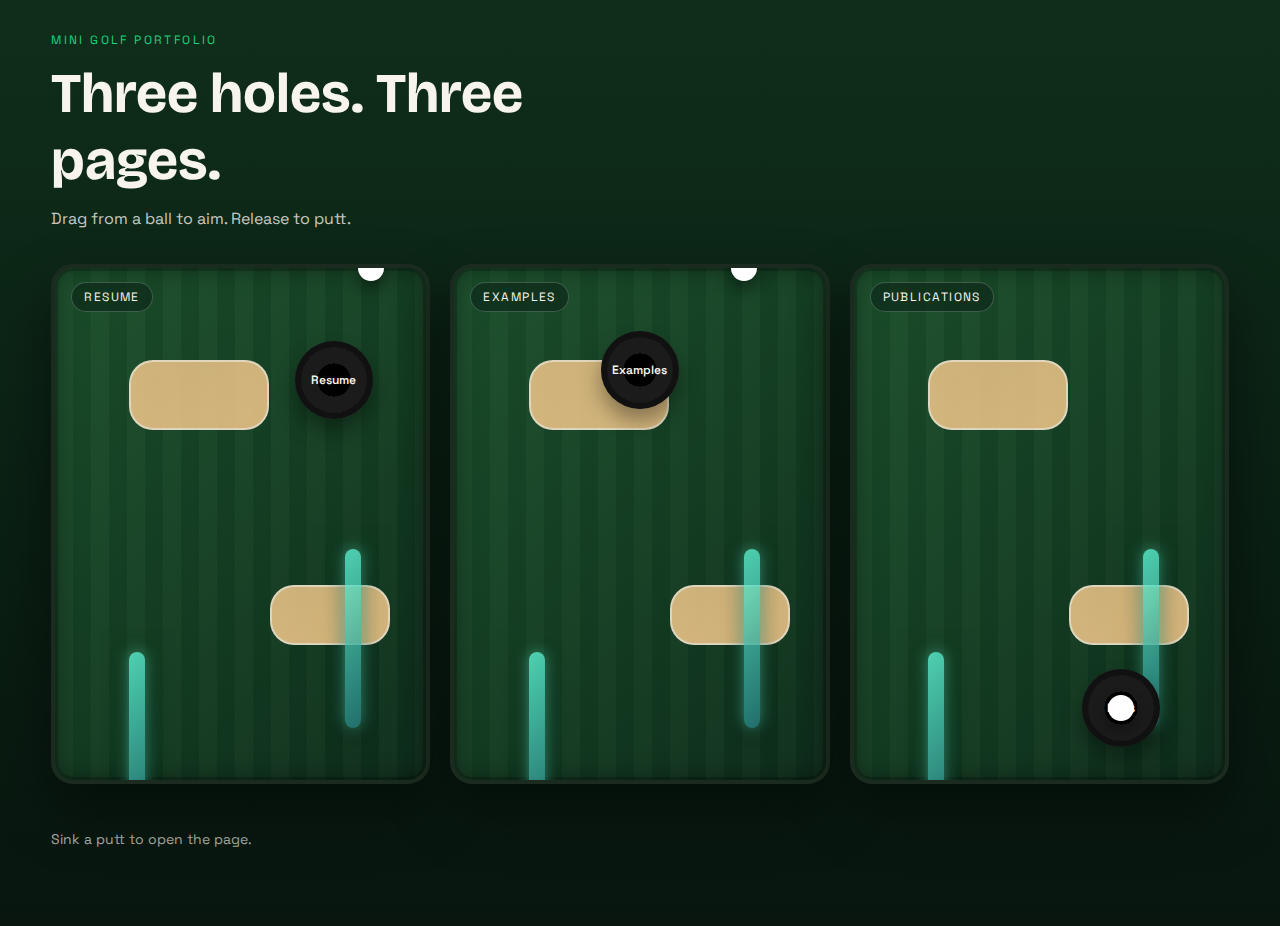
<file: index.html>
<!DOCTYPE html>
<html lang="en">
  <head>
    <meta charset="UTF-8" />
    <meta name="viewport" content="width=device-width, initial-scale=1.0" />
    <title>Mini Golf Portfolio</title>
    <link rel="preconnect" href="https://fonts.googleapis.com" />
    <link rel="preconnect" href="https://fonts.gstatic.com" crossorigin />
    <link
      href="https://fonts.googleapis.com/css2?family=Bricolage+Grotesque:wght@400;600;700&family=Space+Grotesk:wght@400;600;700&display=swap"
      rel="stylesheet"
    />
    <link rel="stylesheet" href="style.css" />
  </head>
  <body>
    <div class="page">
      <header class="hero">
        <div class="hero-text">
          <p class="eyebrow">Mini Golf Portfolio</p>
          <h1>Three holes. Three pages.</h1>
          <p class="subhead">Drag from a ball to aim. Release to putt.</p>
        </div>
      </header>

      <section class="holes-row">
        <div class="course" data-target="resume.html" aria-label="Resume hole" role="application">
          <div class="course-title">Resume</div>
          <div class="hole" data-hole style="left: 75%; top: 22%;">Resume</div>
          <div class="ball" data-ball style="left: 85%; top: 0%;"></div>
          <div class="sand sand-1" data-type="sand"></div>
          <div class="sand sand-2" data-type="sand"></div>
          <div class="wall wall-1" data-type="rect"></div>
          <div class="wall wall-2" data-type="rect"></div>
          <div class="wall wall-3" data-type="rect"></div>
          <div class="wall wall-4" data-type="rect"></div>
          <div class="wall wall-5" data-type="rect"></div>
          <svg class="aim" aria-hidden="true">
            <line class="aim-line" x1="0" y1="0" x2="0" y2="0" />
            <polygon class="aim-head" points="0,0 0,0 0,0" />
          </svg>
        </div>

        <div class="course" data-target="examples.html" aria-label="Examples hole" role="application">
          <div class="course-title">Examples</div>
          <div class="hole" data-hole style="left: 50%; top: 20%;">Examples</div>
          <div class="ball" data-ball style="right: 15%; top: 0%;"></div>
          <div class="sand sand-1" data-type="sand"></div>
          <div class="sand sand-2" data-type="sand"></div>
          <div class="wall wall-1" data-type="rect"></div>
          <div class="wall wall-2" data-type="rect"></div>
          <div class="wall wall-3" data-type="rect"></div>
          <div class="wall wall-4" data-type="rect"></div>
          <div class="wall wall-5" data-type="rect"></div>
          <svg class="aim" aria-hidden="true">
            <line class="aim-line" x1="0" y1="0" x2="0" y2="0" />
            <polygon class="aim-head" points="0,0 0,0 0,0" />
          </svg>
        </div>

        <div class="course" data-target="publications.html" aria-label="Publications hole" role="application">
          <div class="course-title">Publications</div>
          <div class="hole" data-hole style="left: 72%; top: 86%;">Pubs</div>
          <div class="ball" data-ball style="left: 72%; top: 86%;"></div>
          <div class="sand sand-1" data-type="sand"></div>
          <div class="sand sand-2" data-type="sand"></div>
          <div class="wall wall-1" data-type="rect"></div>
          <div class="wall wall-2" data-type="rect"></div>
          <div class="wall wall-3" data-type="rect"></div>
          <div class="wall wall-4" data-type="rect"></div>
          <div class="wall wall-5" data-type="rect"></div>
          <svg class="aim" aria-hidden="true">
            <line class="aim-line" x1="0" y1="0" x2="0" y2="0" />
            <polygon class="aim-head" points="0,0 0,0 0,0" />
          </svg>
        </div>
      </section>

      <footer class="footer">
        <p>Sink a putt to open the page.</p>
      </footer>
    </div>

    <script src="script.js"></script>
  </body>
</html>
</file>
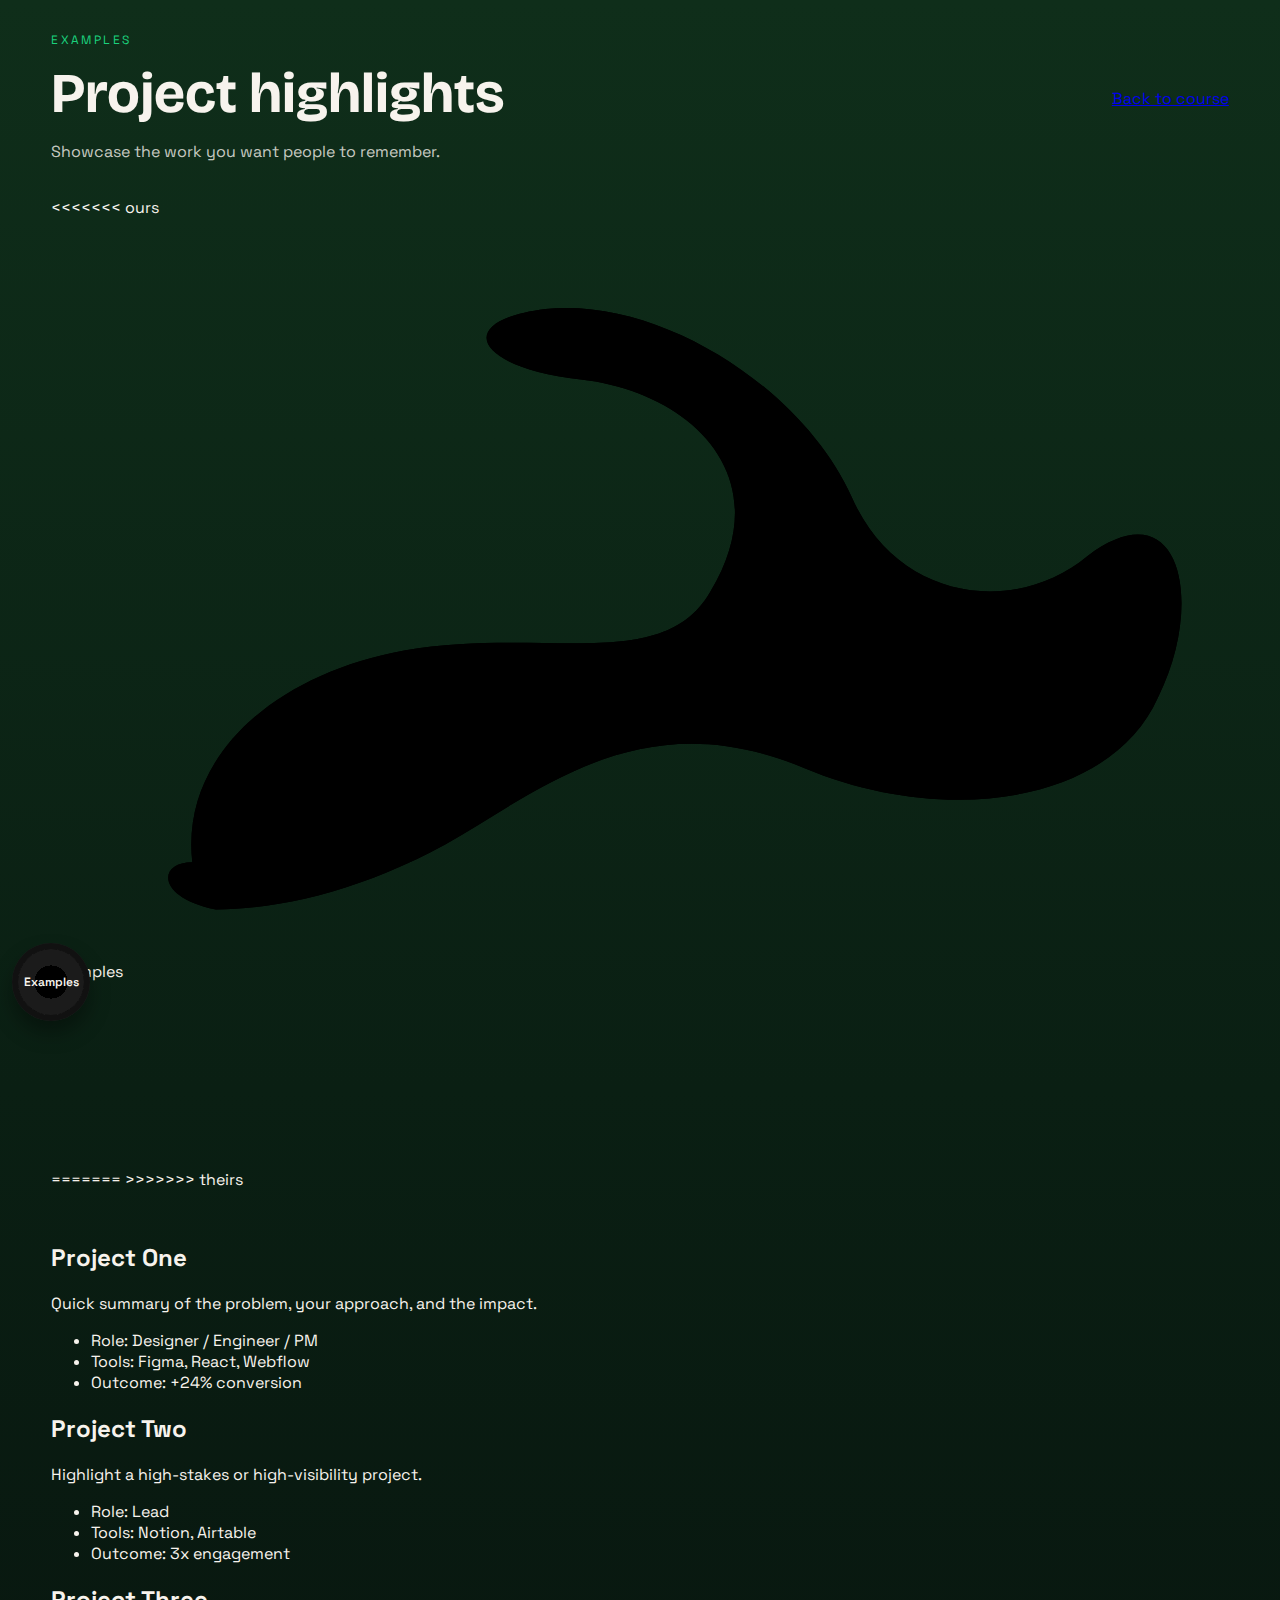
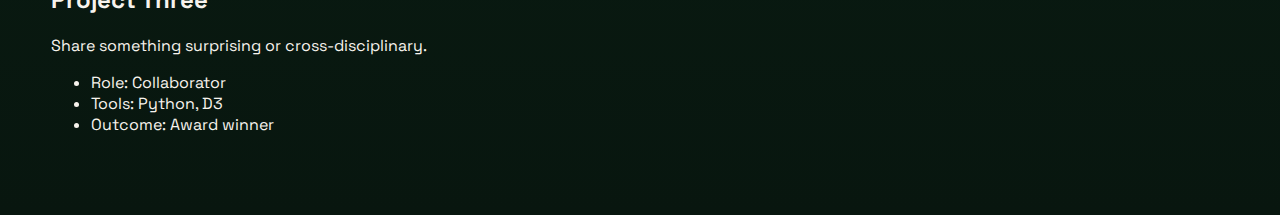
<file: examples.html>
<!DOCTYPE html>
<html lang="en">
  <head>
    <meta charset="UTF-8" />
    <meta name="viewport" content="width=device-width, initial-scale=1.0" />
    <title>Examples | Mini Golf Portfolio</title>
    <link rel="preconnect" href="https://fonts.googleapis.com" />
    <link rel="preconnect" href="https://fonts.gstatic.com" crossorigin />
    <link
      href="https://fonts.googleapis.com/css2?family=Bricolage+Grotesque:wght@400;600;700&family=Space+Grotesk:wght@400;600;700&display=swap"
      rel="stylesheet"
    />
    <link rel="stylesheet" href="style.css" />
  </head>
  <body>
    <div class="page detail">
      <header class="hero">
        <div class="hero-text">
          <p class="eyebrow">Examples</p>
          <h1>Project highlights</h1>
          <p class="subhead">Showcase the work you want people to remember.</p>
        </div>
        <a class="back-link" href="index.html">Back to course</a>
      </header>

<<<<<<< ours
      <main class="course-wrapper">
        <div id="course" aria-label="Examples hole" role="application">
          <svg id="track" viewBox="0 0 1000 600" aria-hidden="true">
            <path
              class="track-edge"
              id="track-path"
              d="M120 520
                 C110 430, 190 360, 300 340
                 C420 320, 520 360, 560 290
                 C620 190, 540 120, 450 110
                 C360 100, 340 60, 420 50
                 C520 40, 640 120, 680 210
                 C720 300, 820 310, 880 260
                 C960 200, 980 300, 940 380
                 C900 470, 760 490, 640 440
                 C520 390, 440 440, 360 490
                 C280 540, 200 560, 140 560
                 C90 550, 90 520, 120 520"
            />
            <path
              class="track-core"
              d="M120 520
                 C110 430, 190 360, 300 340
                 C420 320, 520 360, 560 290
                 C620 190, 540 120, 450 110
                 C360 100, 340 60, 420 50
                 C520 40, 640 120, 680 210
                 C720 300, 820 310, 880 260
                 C960 200, 980 300, 940 380
                 C900 470, 760 490, 640 440
                 C520 390, 440 440, 360 490
                 C280 540, 200 560, 140 560
                 C90 550, 90 520, 120 520"
            />
          </svg>
          <div class="green" data-green="examples"></div>
          <div class="flag" data-flag="examples"></div>
          <div class="hole-label" data-label="examples">Examples</div>
          <div id="ball" aria-label="Golf ball"></div>
          <div
            class="hole"
            id="hole-examples"
            data-panel="examples"
            data-target="examples.html"
            data-track="0.7"
            aria-label="Examples hole"
          >
            <span>Examples</span>
          </div>

          <svg id="aim" aria-hidden="true">
            <line id="aim-line" x1="0" y1="0" x2="0" y2="0" />
            <polygon id="aim-head" points="0,0 0,0 0,0" />
          </svg>
        </div>
      </main>

=======
>>>>>>> theirs
      <main class="detail-grid">
        <section class="card">
          <h2>Project One</h2>
          <p>Quick summary of the problem, your approach, and the impact.</p>
          <ul>
            <li>Role: Designer / Engineer / PM</li>
            <li>Tools: Figma, React, Webflow</li>
            <li>Outcome: +24% conversion</li>
          </ul>
        </section>
        <section class="card">
          <h2>Project Two</h2>
          <p>Highlight a high-stakes or high-visibility project.</p>
          <ul>
            <li>Role: Lead</li>
            <li>Tools: Notion, Airtable</li>
            <li>Outcome: 3x engagement</li>
          </ul>
        </section>
        <section class="card">
          <h2>Project Three</h2>
          <p>Share something surprising or cross-disciplinary.</p>
          <ul>
            <li>Role: Collaborator</li>
            <li>Tools: Python, D3</li>
            <li>Outcome: Award winner</li>
          </ul>
        </section>
      </main>
    </div>
  </body>
</html>
</file>
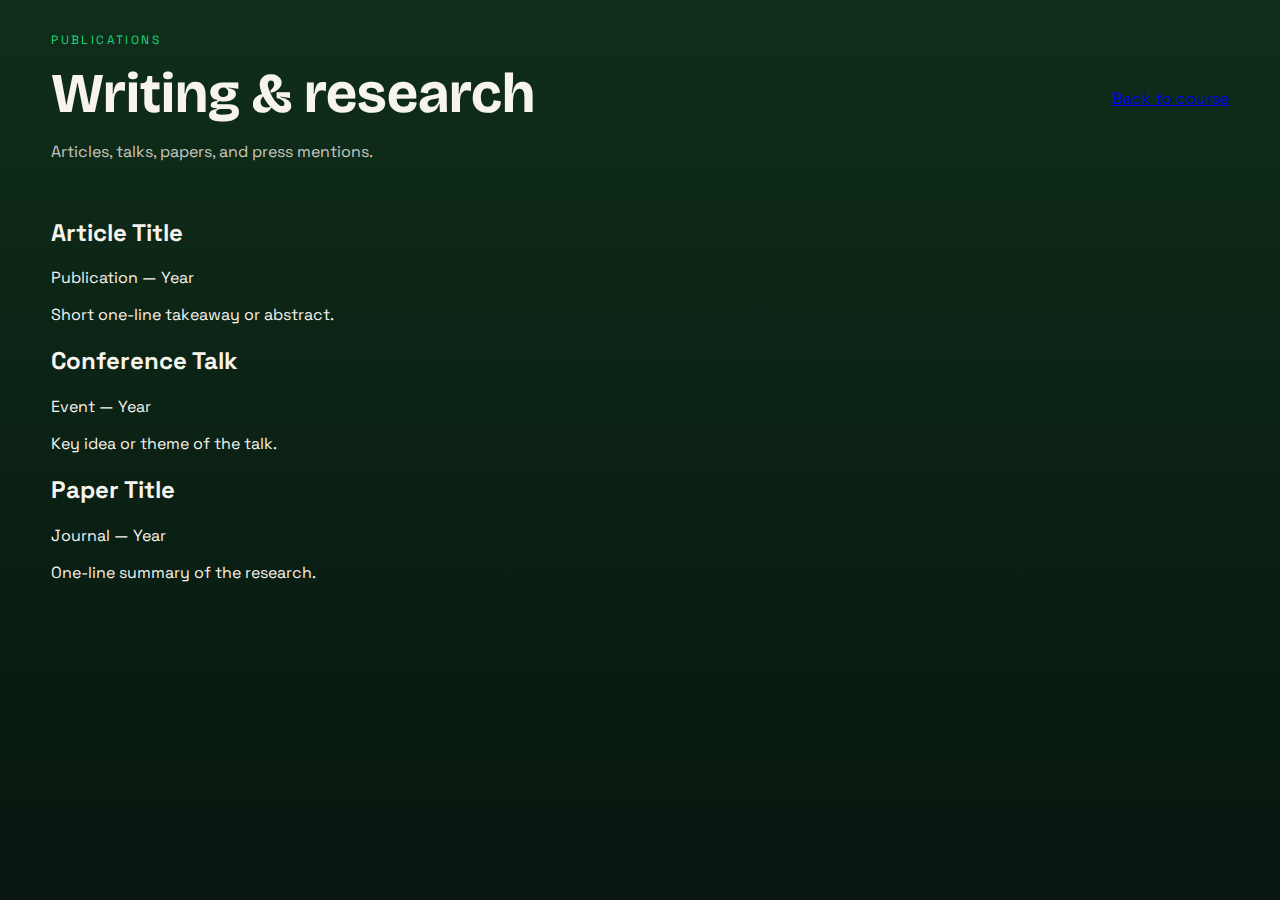
<file: publications.html>
<!DOCTYPE html>
<html lang="en">
  <head>
    <meta charset="UTF-8" />
    <meta name="viewport" content="width=device-width, initial-scale=1.0" />
    <title>Publications | Mini Golf Portfolio</title>
    <link rel="preconnect" href="https://fonts.googleapis.com" />
    <link rel="preconnect" href="https://fonts.gstatic.com" crossorigin />
    <link
      href="https://fonts.googleapis.com/css2?family=Bricolage+Grotesque:wght@400;600;700&family=Space+Grotesk:wght@400;600;700&display=swap"
      rel="stylesheet"
    />
    <link rel="stylesheet" href="style.css" />
  </head>
  <body>
    <div class="page detail">
      <header class="hero">
        <div class="hero-text">
          <p class="eyebrow">Publications</p>
          <h1>Writing & research</h1>
          <p class="subhead">Articles, talks, papers, and press mentions.</p>
        </div>
        <a class="back-link" href="index.html">Back to course</a>
      </header>

      <main class="detail-grid">
        <section class="card">
          <h2>Article Title</h2>
          <p>Publication — Year</p>
          <p>Short one-line takeaway or abstract.</p>
        </section>
        <section class="card">
          <h2>Conference Talk</h2>
          <p>Event — Year</p>
          <p>Key idea or theme of the talk.</p>
        </section>
        <section class="card">
          <h2>Paper Title</h2>
          <p>Journal — Year</p>
          <p>One-line summary of the research.</p>
        </section>
      </main>
    </div>
  </body>
</html>
</file>
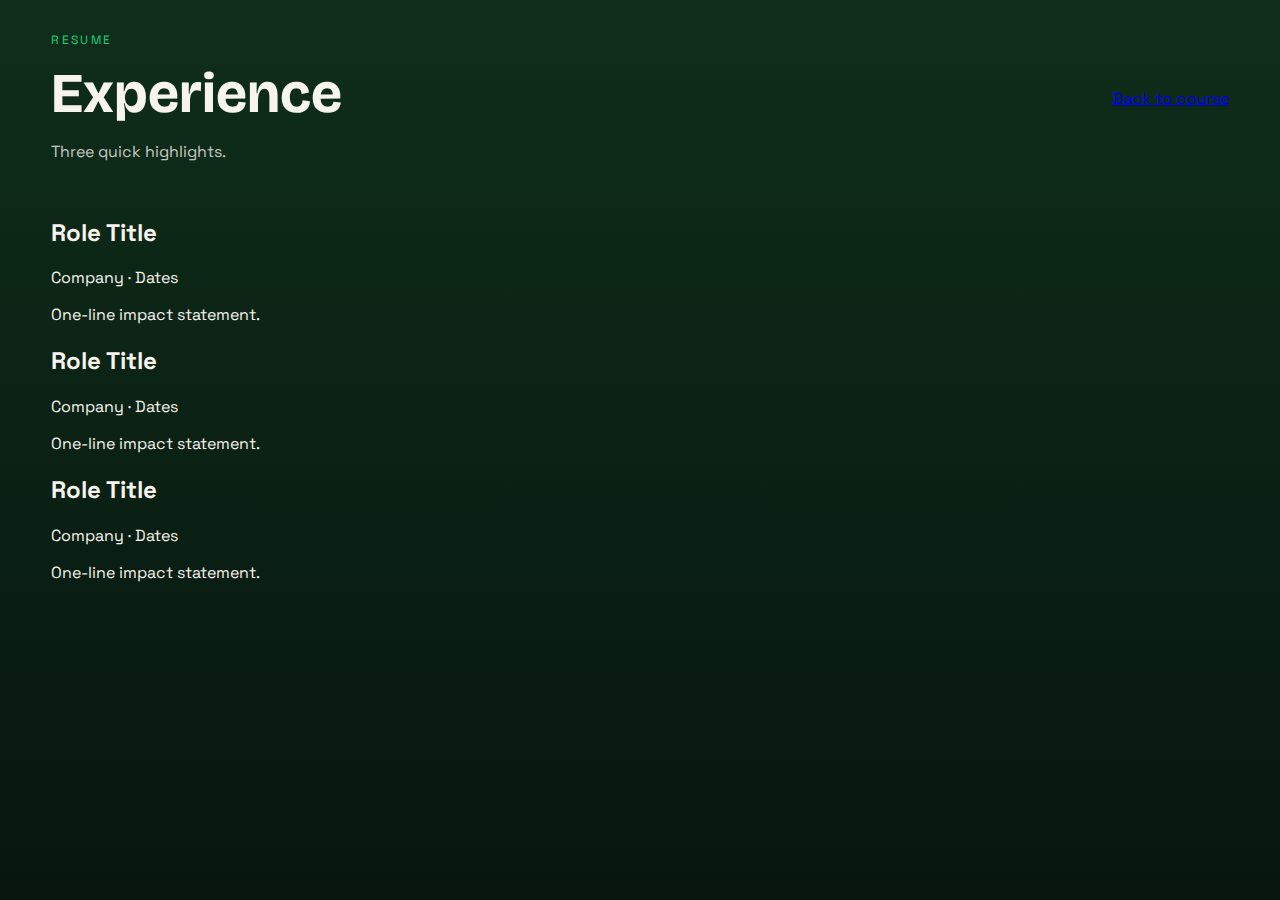
<file: resume.html>
<!DOCTYPE html>
<html lang="en">
  <head>
    <meta charset="UTF-8" />
    <meta name="viewport" content="width=device-width, initial-scale=1.0" />
    <title>Resume | Mini Golf Portfolio</title>
    <link rel="preconnect" href="https://fonts.googleapis.com" />
    <link rel="preconnect" href="https://fonts.gstatic.com" crossorigin />
    <link
      href="https://fonts.googleapis.com/css2?family=Bricolage+Grotesque:wght@400;600;700&family=Space+Grotesk:wght@400;600;700&display=swap"
      rel="stylesheet"
    />
    <link rel="stylesheet" href="style.css" />
  </head>
  <body>
    <div class="page detail">
      <header class="hero">
        <div class="hero-text">
          <p class="eyebrow">Resume</p>
          <h1>Experience</h1>
          <p class="subhead">Three quick highlights.</p>
        </div>
        <a class="back-link" href="index.html">Back to course</a>
      </header>

      <section class="detail-grid">
        <article class="card">
          <h2>Role Title</h2>
          <p>Company · Dates</p>
          <p>One-line impact statement.</p>
        </article>
        <article class="card">
          <h2>Role Title</h2>
          <p>Company · Dates</p>
          <p>One-line impact statement.</p>
        </article>
        <article class="card">
          <h2>Role Title</h2>
          <p>Company · Dates</p>
          <p>One-line impact statement.</p>
        </article>
      </section>
    </div>
  </body>
</html>
</file>
<file: style.css>
:root {
  --bg: #061a12;
  --green: #0f6b44;
  --green-bright: #1bd27d;
  --ink: #0b0b0b;
  --white: #f7f3ed;
  --shadow: rgba(0, 0, 0, 0.3);
}

* {
  box-sizing: border-box;
}

body {
  margin: 0;
  font-family: "Space Grotesk", system-ui, sans-serif;
  color: var(--white);
  background: linear-gradient(180deg, #0f2e1a, #0a1f13 60%, #08160f);
  min-height: 100vh;
}

.page {
  display: flex;
  flex-direction: column;
  gap: 32px;
  padding: 32px clamp(20px, 4vw, 64px) 64px;
}

.hero {
  display: flex;
  flex-wrap: wrap;
  gap: 24px;
  align-items: center;
  justify-content: space-between;
}

.hero-text {
  max-width: 640px;
}

.eyebrow {
  text-transform: uppercase;
  letter-spacing: 0.2em;
  font-size: 12px;
  color: var(--green-bright);
  margin: 0 0 12px;
}

h1 {
  font-family: "Bricolage Grotesque", system-ui, sans-serif;
  font-size: clamp(32px, 5vw, 56px);
  margin: 0 0 12px;
}

.subhead {
  font-size: 16px;
  line-height: 1.6;
  color: rgba(247, 243, 237, 0.8);
  margin: 0;
}

.holes-row {
  display: grid;
  grid-template-columns: repeat(3, minmax(220px, 1fr));
  gap: 20px;
  align-items: stretch;
}

.course {
  position: relative;
  height: 520px;
  border-radius: 22px;
  background:
    repeating-linear-gradient(
      90deg,
      rgba(255, 255, 255, 0.02) 0 18px,
      rgba(0, 0, 0, 0.04) 18px 36px
    ),
    linear-gradient(135deg, #1a4f2b, #0f2f1c);
  border: 4px solid #1c2b1f;
  box-shadow:
    inset 0 0 0 3px rgba(0, 0, 0, 0.2),
    inset 0 0 24px rgba(0, 0, 0, 0.4),
    0 28px 60px rgba(0, 0, 0, 0.45);
  overflow: hidden;
  touch-action: none;
}

.course-title {
  position: absolute;
  top: 14px;
  left: 16px;
  padding: 6px 12px;
  border-radius: 999px;
  background: rgba(15, 47, 28, 0.85);
  border: 1px solid rgba(255, 255, 255, 0.2);
  text-transform: uppercase;
  font-size: 12px;
  letter-spacing: 0.12em;
  z-index: 6;
}

.ball {
  position: absolute;
  width: 26px;
  height: 26px;
  border-radius: 50%;
  background: radial-gradient(circle at 30% 30%, #ffffff, #ffffff);
  box-shadow: 0 8px 16px rgba(0, 0, 0, 0.4);
  transform: translate(-50%, -50%);
  z-index: 5;
}

.hole {
  position: absolute;
  width: 78px;
  height: 78px;
  border-radius: 50%;
  background: radial-gradient(circle at 50% 50%, #000 0 30%, #1b1b1b 30% 60%, #2b2b2b 60%);
  display: grid;
  place-items: center;
  font-weight: 600;
  color: var(--white);
  text-align: center;
  box-shadow: inset 0 0 0 6px rgba(0, 0, 0, 0.6), 0 12px 20px rgba(0, 0, 0, 0.35);
  transform: translate(-50%, -50%);
  z-index: 4;
  font-size: 12px;
}

.sand {
  position: absolute;
  border-radius: 24px;
  background: radial-gradient(circle at top, #e0bd82, #e8c286);
  border: 2px solid rgba(255, 255, 255, 0.6);
  opacity: 0.9;
  z-index: 2;
}

.sand-1 {
  width: 140px;
  height: 70px;
  top: 18%;
  left: 20%;
}

.sand-2 {
  width: 120px;
  height: 60px;
  top: 62%;
  left: 58%;
}

.wall {
  position: absolute;
  background: linear-gradient(135deg, rgba(96, 255, 220, 0.8), rgba(36, 120, 120, 0.9));
  box-shadow: 0 0 16px rgba(96, 255, 220, 0.5), 0 10px 20px rgba(0, 0, 0, 0.5);
  border-radius: 999px;
  opacity: 0.95;
  z-index: 3;
}

.wall-4 {
  width: 16px;
  height: 35%;
  top: 55%;
  left: 78%;
}

.wall-5 {
  width: 16px;
  height: 35%;
  top: 75%;
  left: 20%;
}

.aim {
  position: absolute;
  inset: 0;
  width: 100%;
  height: 100%;
  pointer-events: none;
  z-index: 6;
}

.aim-line {
  stroke: rgba(255, 255, 255, 0.9);
  stroke-width: 3;
  stroke-linecap: round;
}

.aim-head {
  fill: rgba(255, 255, 255, 0.95);
}

.footer {
  color: rgba(247, 243, 237, 0.7);
  font-size: 14px;
}

@media (max-width: 900px) {
  .holes-row {
    grid-template-columns: 1fr;
  }

  .course {
    height: 460px;
  }
}
</file>
